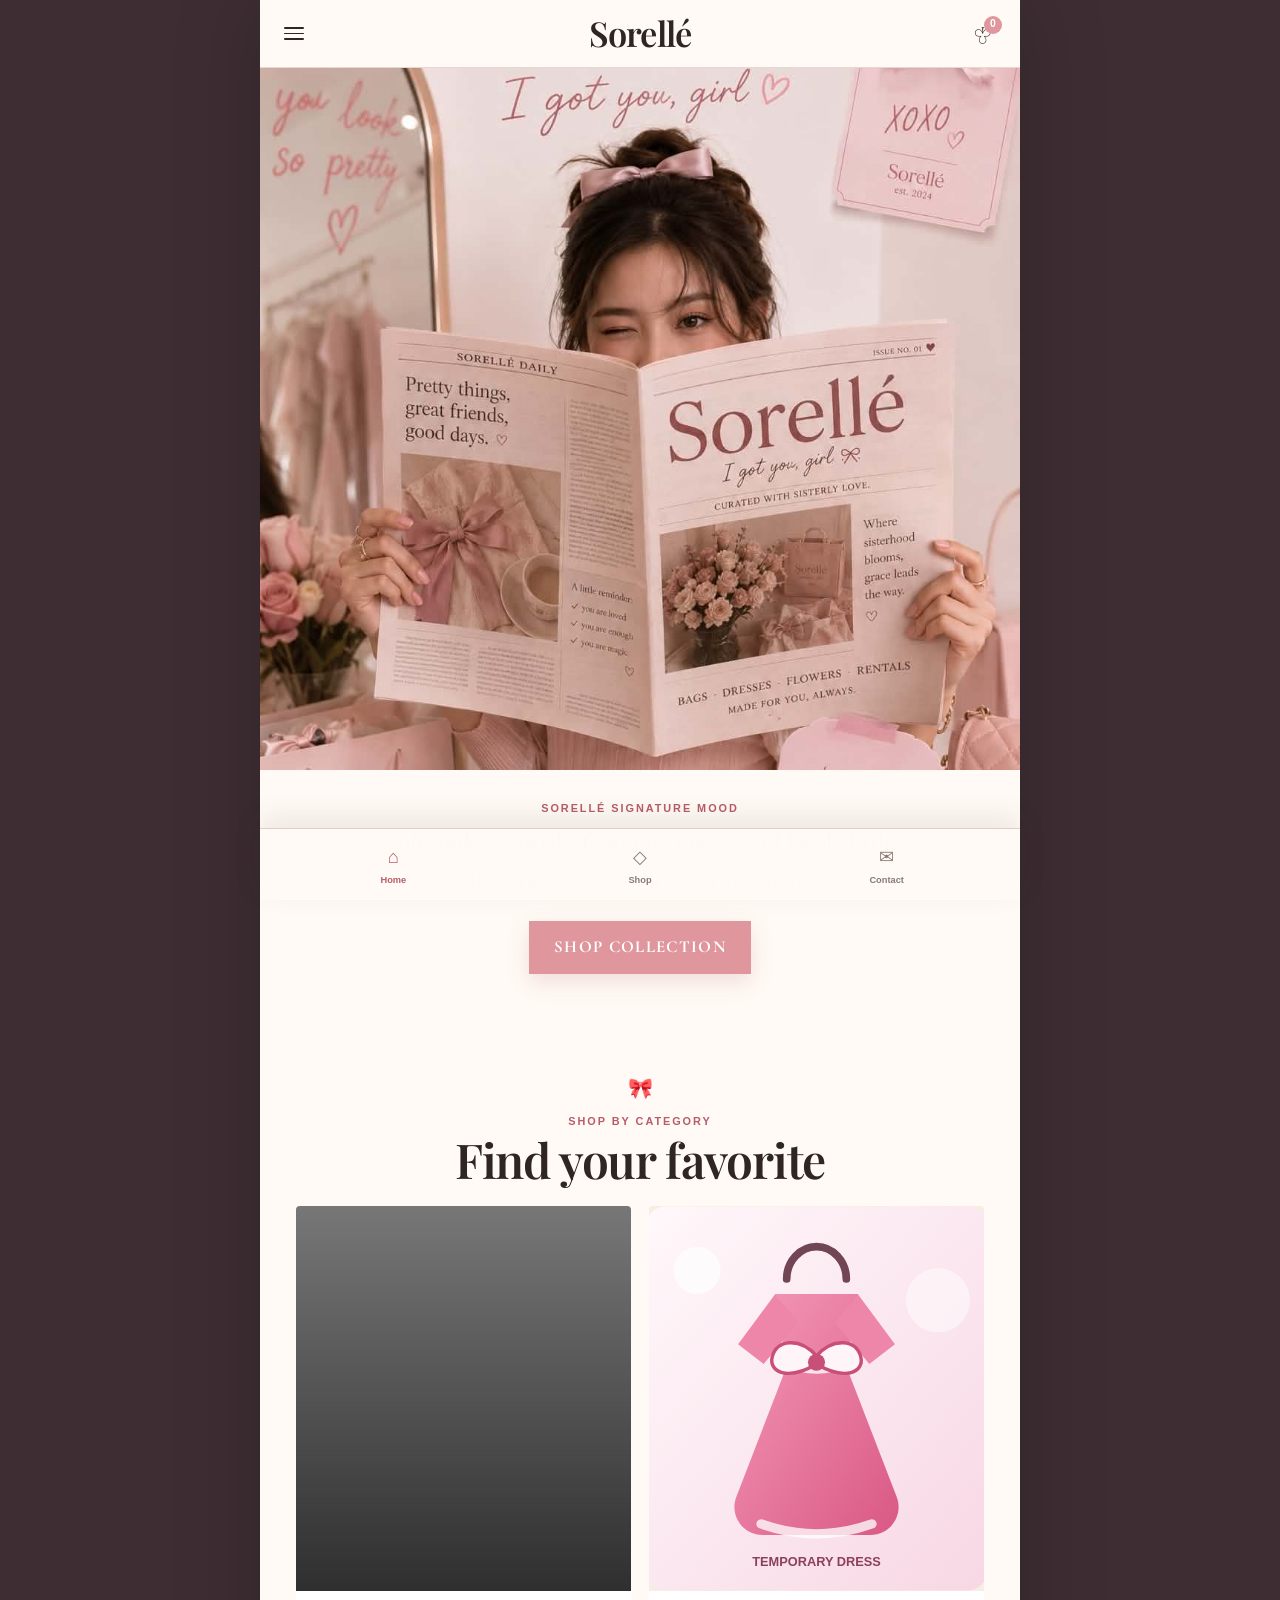
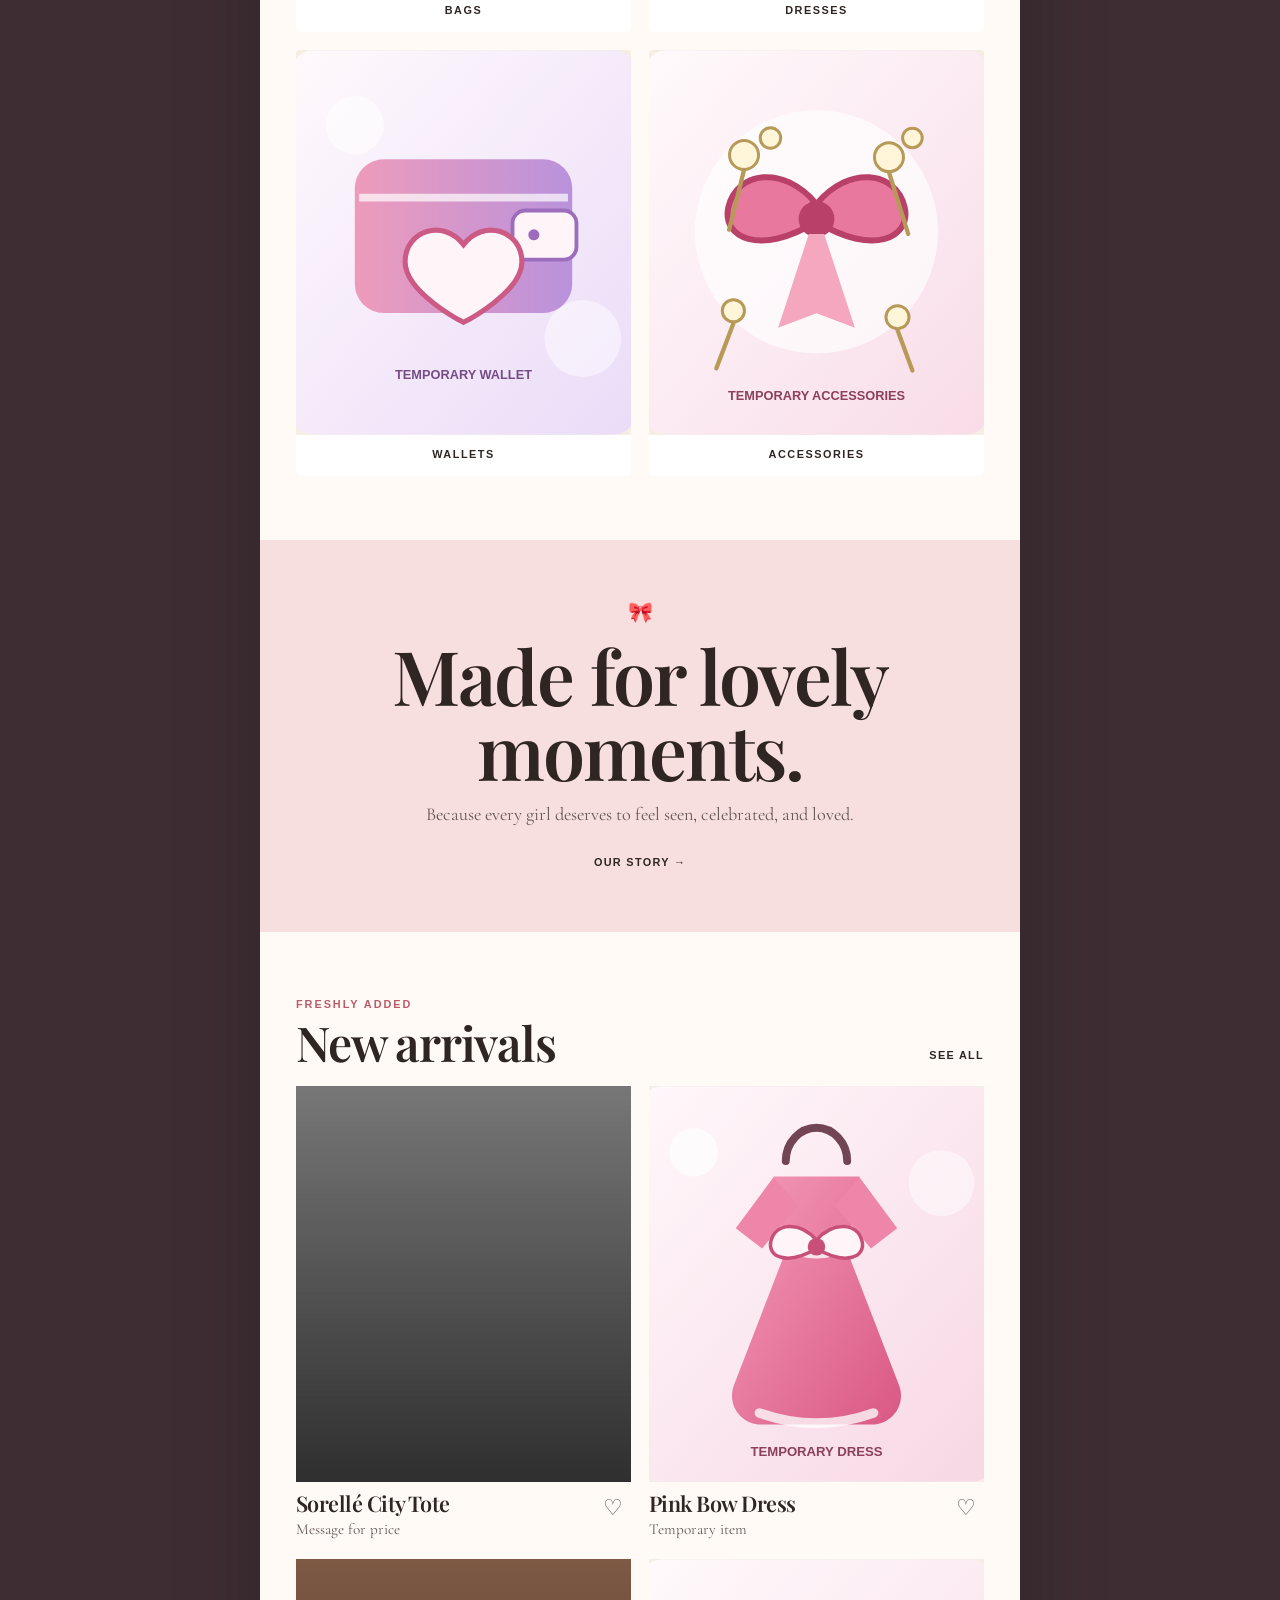
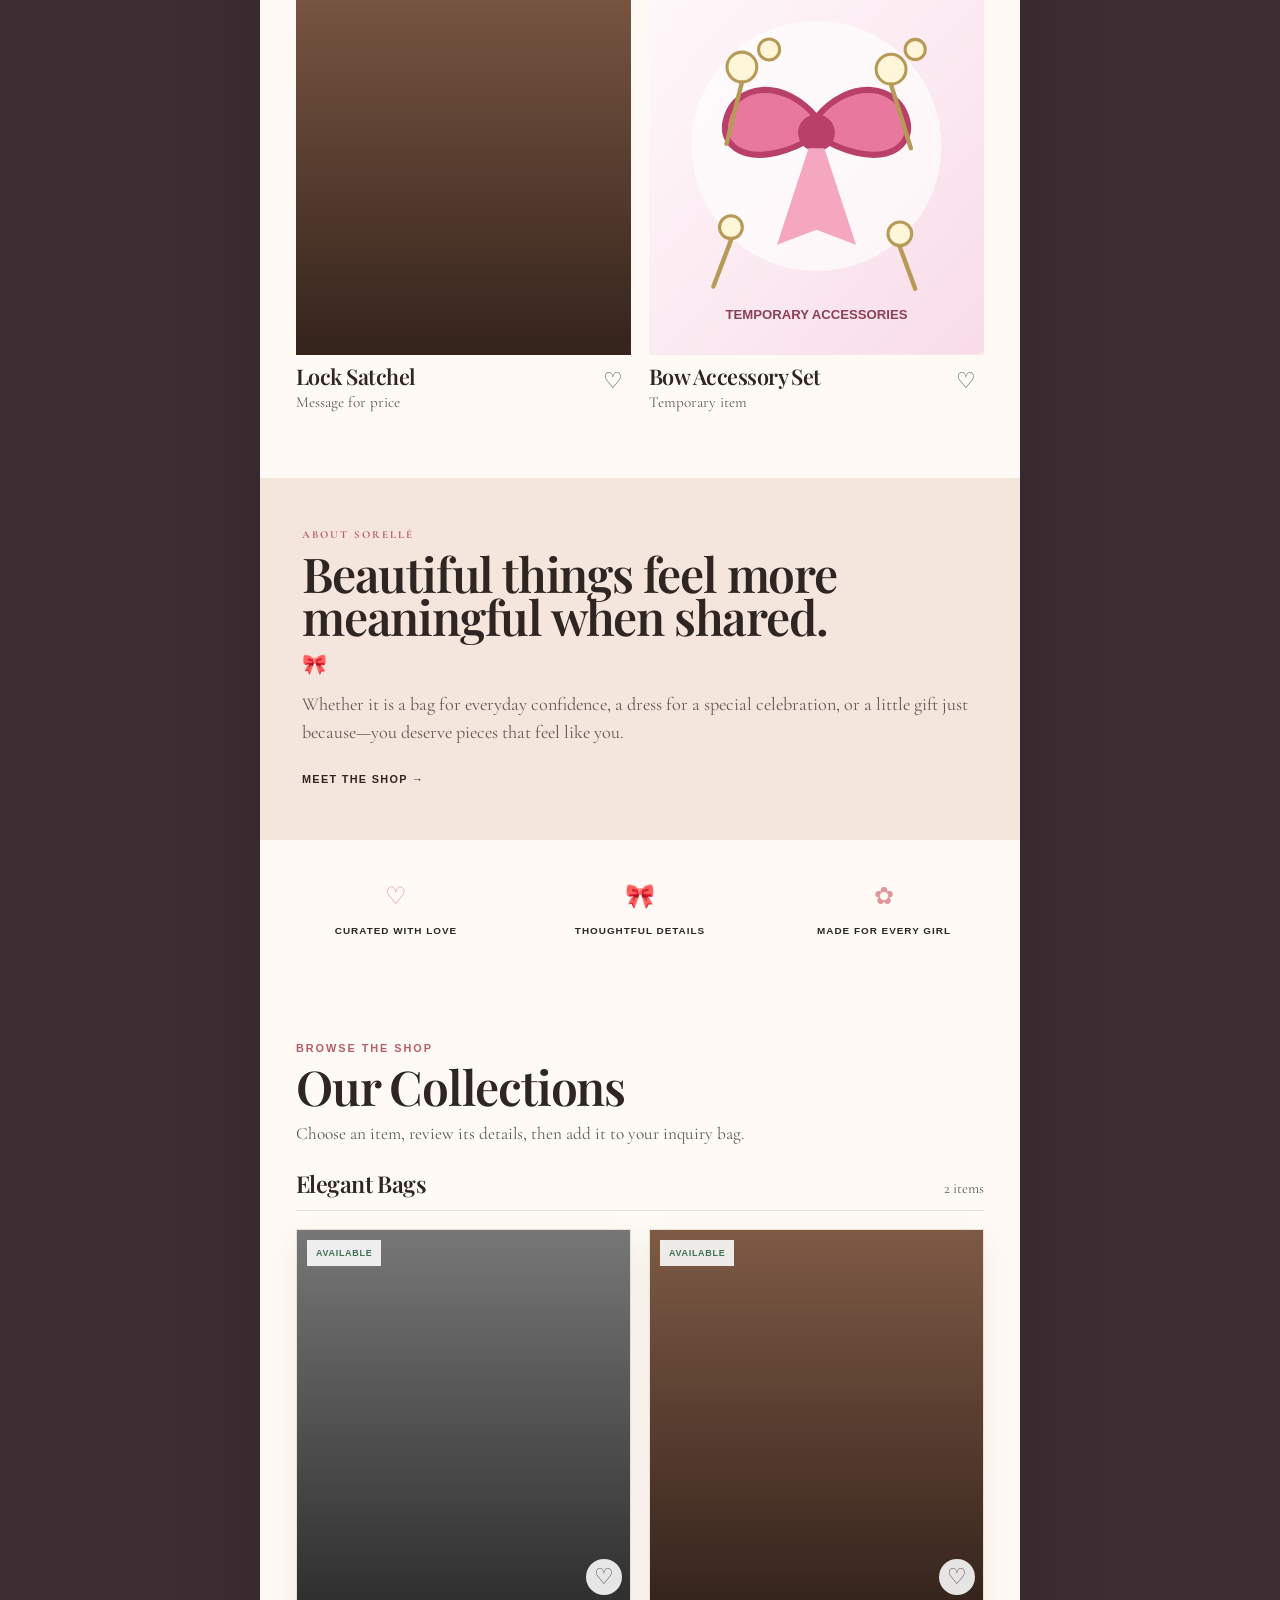
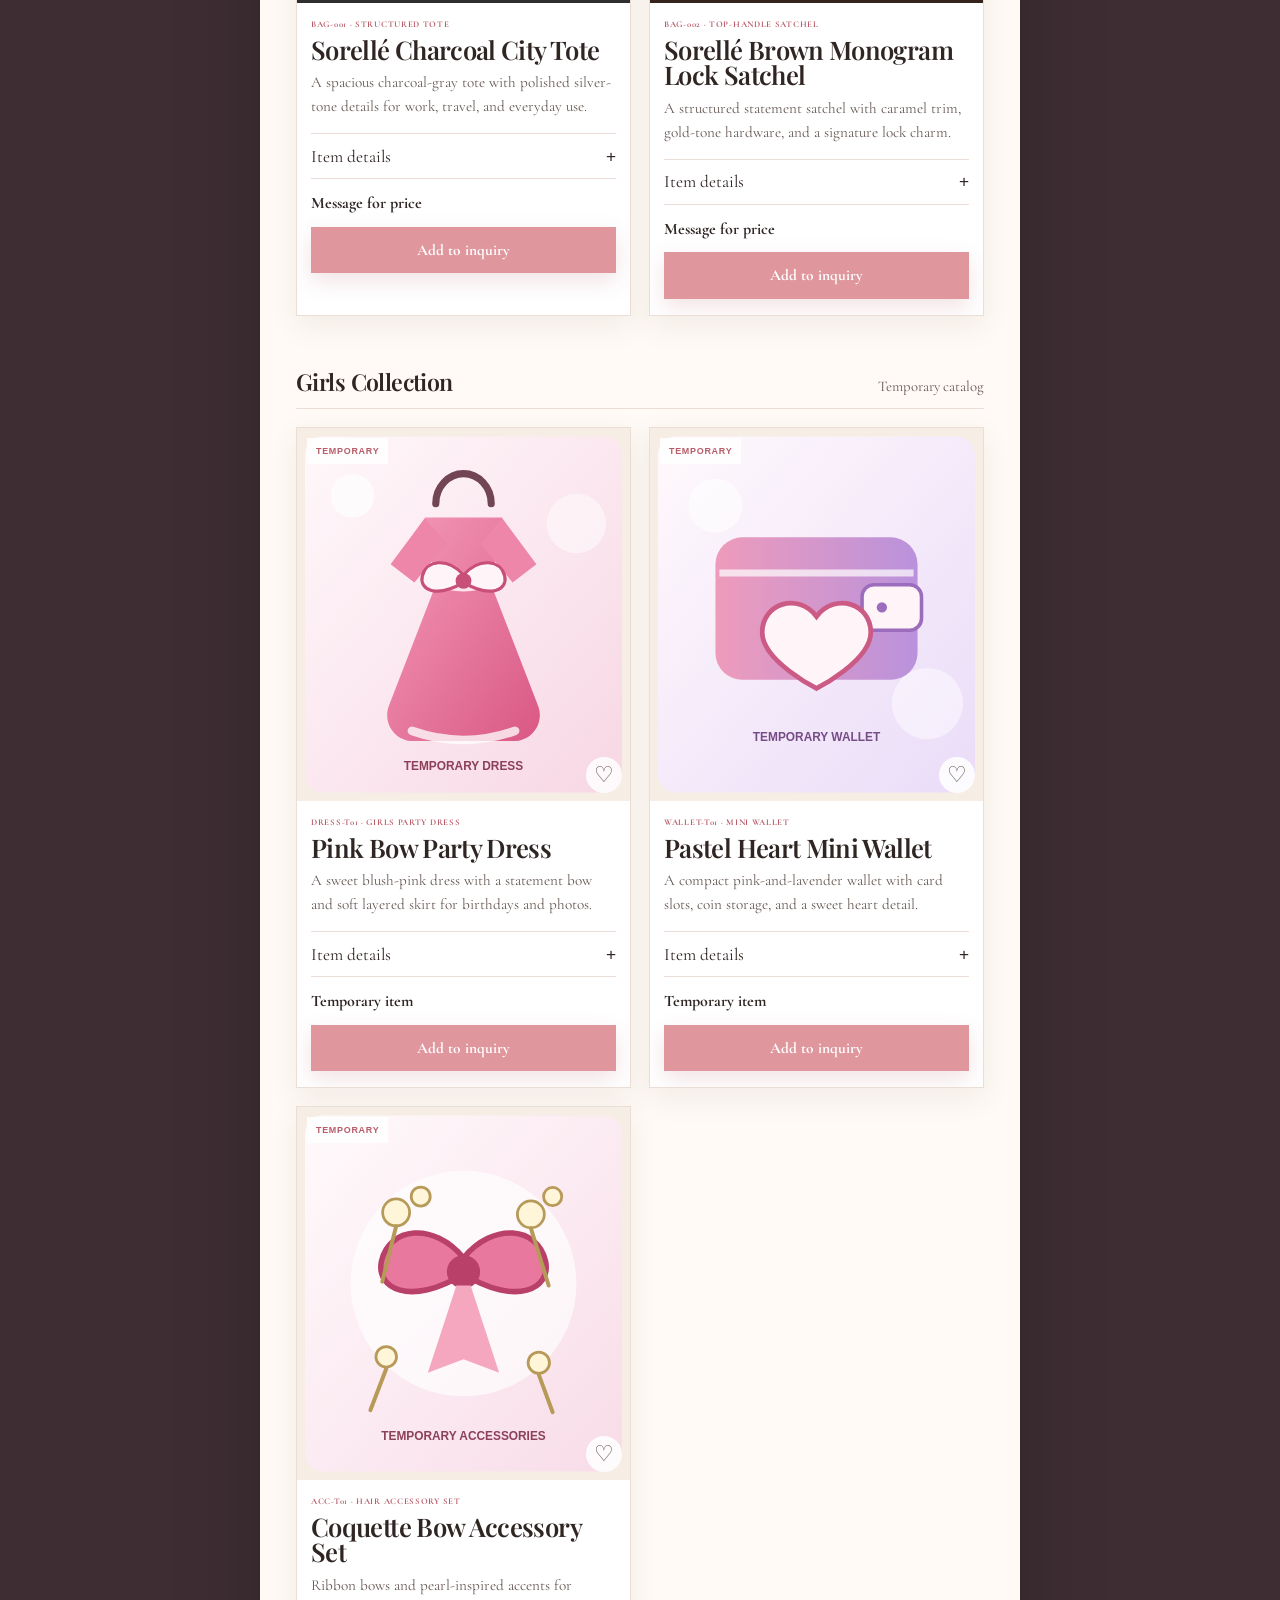
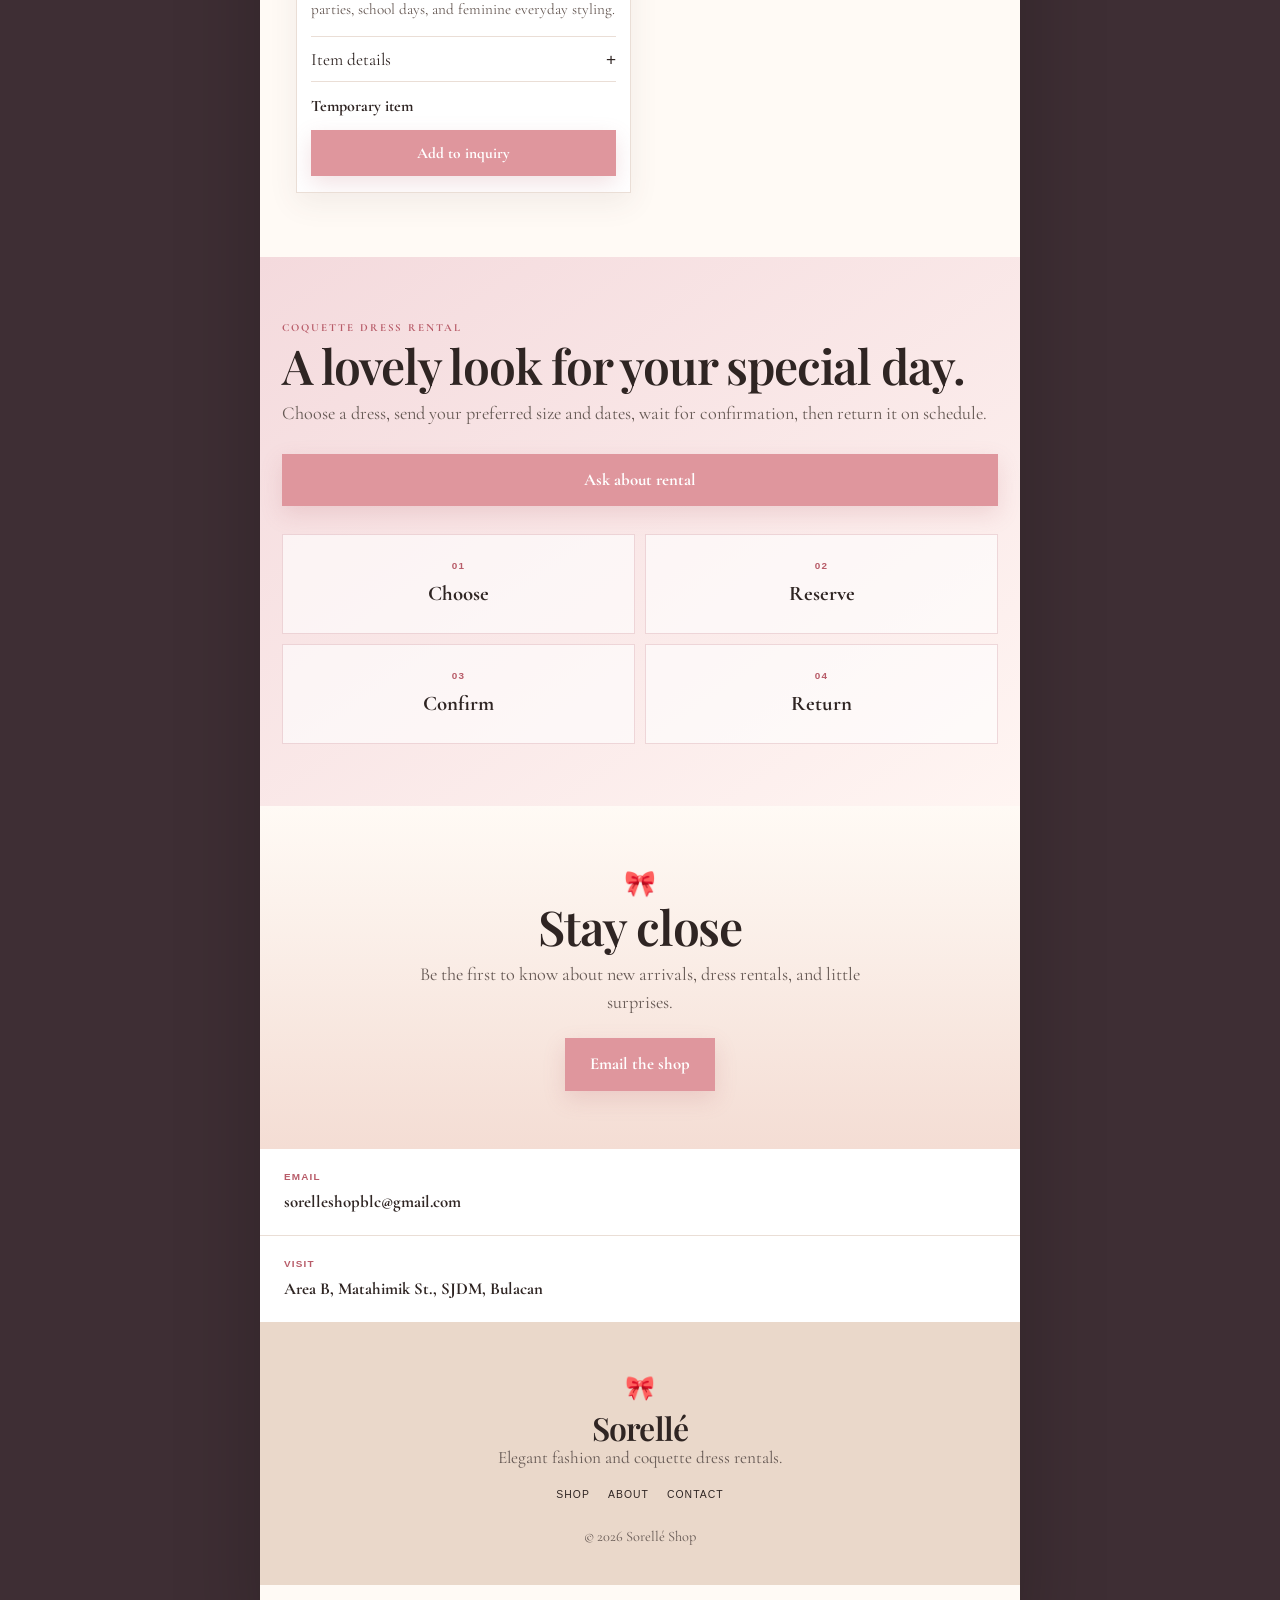
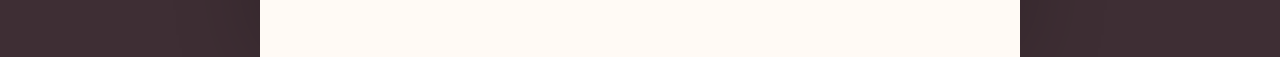
<file: index.html>
<!doctype html>
<html lang="en">
<head>
  <meta charset="utf-8">
  <meta name="viewport" content="width=device-width, initial-scale=1, viewport-fit=cover">
  <meta name="theme-color" content="#fff8f4">
  <meta name="description" content="Sorellé Shop — feminine bags, dresses, wallets, accessories, and coquette dress rentals.">
  <title>Sorellé Shop</title>
  <link rel="preconnect" href="https://fonts.googleapis.com">
  <link rel="preconnect" href="https://fonts.gstatic.com" crossorigin>
  <link href="https://fonts.googleapis.com/css2?family=Cormorant+Garamond:wght@400;500;600&family=Playfair+Display:wght@500;600;700&display=swap" rel="stylesheet">
  <link rel="stylesheet" href="assets/css/styles.css">
</head>
<body>
  <a class="skip-link" href="#main-content">Skip to content</a>

  <div class="site-shell">
    <header class="topbar" aria-label="Main header">
      <button class="icon-button menu-toggle" type="button" aria-expanded="false" aria-controls="menu-drawer" aria-label="Open menu">
        <span class="hamburger" aria-hidden="true"><i></i><i></i><i></i></span>
      </button>

      <a class="brand" href="#home" aria-label="Sorellé Shop home">Sorellé</a>

      <button class="icon-button bag-toggle" type="button" aria-expanded="false" aria-controls="bag-drawer" aria-label="Open inquiry bag">
        <span class="bag-icon" aria-hidden="true">♧</span>
        <span class="bag-count" aria-label="0 items">0</span>
      </button>
    </header>

    <div class="drawer-backdrop" hidden></div>

    <aside id="menu-drawer" class="side-drawer menu-drawer" aria-hidden="true">
      <div class="drawer-heading">
        <span class="drawer-title">Sorellé Menu</span>
        <button class="drawer-close" type="button" aria-label="Close menu">×</button>
      </div>
      <nav class="drawer-links" aria-label="Primary navigation">
        <a href="#home"><span>01</span>Home</a>
        <a href="#shop"><span>02</span>Shop</a>
        <a href="#about"><span>03</span>About</a>
        <a href="#rental"><span>04</span>Dress Rental</a>
        <a href="#contact"><span>05</span>Contact</a>
      </nav>
      <div class="drawer-note">
        <span aria-hidden="true">🎀</span>
        <p>Beautiful little things for every girl.</p>
      </div>
    </aside>

    <aside id="bag-drawer" class="side-drawer bag-drawer" aria-hidden="true">
      <div class="drawer-heading">
        <span class="drawer-title">Your Inquiry Bag</span>
        <button class="drawer-close bag-close" type="button" aria-label="Close inquiry bag">×</button>
      </div>
      <p class="bag-intro">Save the items you like, then send one inquiry to Sorellé Shop.</p>
      <div class="bag-items" aria-live="polite"></div>
      <div class="bag-empty">Your inquiry bag is empty.</div>
      <a class="button button-primary send-inquiry" href="mailto:sorelleshopblc@gmail.com?subject=Sorelle%20Shop%20Inquiry">Send inquiry</a>
      <button class="text-button clear-bag" type="button">Clear inquiry bag</button>
    </aside>

    <main id="main-content">
      <section id="home" class="hero-section">
        <div class="hero-media">
          <img src="assets/images/sorelle-hero-campaign.png" alt="Sorellé campaign photo featuring a girl reading a Sorellé magazine in a soft pink setting" fetchpriority="high">
          <div class="hero-copy hero-copy-no-title">
            <p class="eyebrow">Sorellé signature mood</p>
            <p>Soft pink essentials, feminine pieces, and lovely little details curated for sweet everyday moments.</p>
            <a class="button button-primary hero-button" href="#shop">Shop collection</a>
          </div>
        </div>
      </section>

      <section id="shop" class="section categories-section">
        <div class="section-heading centered-heading">
          <span class="bow-mark" aria-hidden="true">🎀</span>
          <p class="eyebrow">Shop by category</p>
          <h2 class="playfair-title">Find your favorite</h2>
        </div>

        <div class="category-grid">
          <a class="category-card" href="#bags">
            <img src="assets/images/bags/sorelle-charcoal-city-tote.jpg" alt="Elegant bags category" loading="lazy">
            <span>Bags</span>
          </a>
          <a class="category-card" href="#dresses">
            <img src="assets/images/temporary/girls-pink-bow-dress.svg" alt="Girls dresses category" loading="lazy">
            <span>Dresses</span>
          </a>
          <a class="category-card" href="#wallets">
            <img src="assets/images/temporary/girls-heart-wallet.svg" alt="Girls wallets category" loading="lazy">
            <span>Wallets</span>
          </a>
          <a class="category-card" href="#accessories">
            <img src="assets/images/temporary/girls-bow-accessory-set.svg" alt="Girls accessories category" loading="lazy">
            <span>Accessories</span>
          </a>
        </div>
      </section>

      <section class="love-note">
        <span class="bow-mark" aria-hidden="true">🎀</span>
        <h2>Made for lovely moments.</h2>
        <p>Because every girl deserves to feel seen, celebrated, and loved.</p>
        <a href="#about">Our story <span aria-hidden="true">→</span></a>
      </section>

      <section class="section arrivals-section">
        <div class="section-row">
          <div>
            <p class="eyebrow">Freshly added</p>
            <h2 class="playfair-title">New arrivals</h2>
          </div>
          <a href="#all-products">See all</a>
        </div>

        <div class="mini-product-grid">
          <article class="mini-product-card">
            <a href="#bag-001" class="mini-product-image">
              <img src="assets/images/bags/sorelle-charcoal-city-tote.jpg" alt="Sorellé Charcoal City Tote" loading="lazy">
            </a>
            <div class="mini-product-meta">
              <h3>Sorellé City Tote</h3>
              <p>Message for price</p>
              <button class="heart-button add-to-bag" type="button" data-id="bag-001" data-name="Sorellé Charcoal City Tote" data-image="assets/images/bags/sorelle-charcoal-city-tote.jpg" aria-label="Add Sorellé Charcoal City Tote to inquiry bag">♡</button>
            </div>
          </article>

          <article class="mini-product-card">
            <a href="#dresses" class="mini-product-image">
              <img src="assets/images/temporary/girls-pink-bow-dress.svg" alt="Pink Bow Party Dress" loading="lazy">
            </a>
            <div class="mini-product-meta">
              <h3>Pink Bow Dress</h3>
              <p>Temporary item</p>
              <button class="heart-button add-to-bag" type="button" data-id="dress-001" data-name="Pink Bow Party Dress" data-image="assets/images/temporary/girls-pink-bow-dress.svg" aria-label="Add Pink Bow Party Dress to inquiry bag">♡</button>
            </div>
          </article>

          <article class="mini-product-card">
            <a href="#bag-002" class="mini-product-image">
              <img src="assets/images/bags/sorelle-brown-monogram-lock-satchel.jpg" alt="Sorellé Brown Monogram Lock Satchel" loading="lazy">
            </a>
            <div class="mini-product-meta">
              <h3>Lock Satchel</h3>
              <p>Message for price</p>
              <button class="heart-button add-to-bag" type="button" data-id="bag-002" data-name="Sorellé Brown Monogram Lock Satchel" data-image="assets/images/bags/sorelle-brown-monogram-lock-satchel.jpg" aria-label="Add Sorellé Brown Monogram Lock Satchel to inquiry bag">♡</button>
            </div>
          </article>

          <article class="mini-product-card">
            <a href="#accessories" class="mini-product-image">
              <img src="assets/images/temporary/girls-bow-accessory-set.svg" alt="Coquette Bow Accessory Set" loading="lazy">
            </a>
            <div class="mini-product-meta">
              <h3>Bow Accessory Set</h3>
              <p>Temporary item</p>
              <button class="heart-button add-to-bag" type="button" data-id="accessory-001" data-name="Coquette Bow Accessory Set" data-image="assets/images/temporary/girls-bow-accessory-set.svg" aria-label="Add Coquette Bow Accessory Set to inquiry bag">♡</button>
            </div>
          </article>
        </div>
      </section>

      <section id="about" class="about-section">
        <div class="about-image">
          <img src="assets/images/coquette-dress-reference.png" alt="Girl wearing a white coquette dress with red ribbon details" loading="lazy">
        </div>
        <div class="about-copy">
          <p class="eyebrow">About Sorellé</p>
          <h2>Beautiful things feel more meaningful when shared.</h2>
          <span class="bow-mark" aria-hidden="true">🎀</span>
          <p>Whether it is a bag for everyday confidence, a dress for a special celebration, or a little gift just because—you deserve pieces that feel like you.</p>
          <a href="#contact">Meet the shop <span aria-hidden="true">→</span></a>
        </div>
        <div class="about-values">
          <div><span>♡</span><strong>Curated with love</strong></div>
          <div><span>🎀</span><strong>Thoughtful details</strong></div>
          <div><span>✿</span><strong>Made for every girl</strong></div>
        </div>
      </section>

      <section id="all-products" class="section products-section">
        <div class="section-heading">
          <p class="eyebrow">Browse the shop</p>
          <h2 class="playfair-title">Our Collections</h2>
          <p>Choose an item, review its details, then add it to your inquiry bag.</p>
        </div>

        <div id="bags" class="collection-block">
          <div class="collection-block-heading">
            <h3 class="playfair-title">Elegant Bags</h3>
            <span>2 items</span>
          </div>
          <div class="product-grid">
            <article id="bag-001" class="product-card">
              <div class="product-image-wrap">
                <img src="assets/images/bags/sorelle-charcoal-city-tote.jpg" alt="Charcoal gray structured city tote" loading="lazy">
                <span class="status-badge">Available</span>
                <button class="heart-button add-to-bag" type="button" data-id="bag-001" data-name="Sorellé Charcoal City Tote" data-image="assets/images/bags/sorelle-charcoal-city-tote.jpg" aria-label="Add Sorellé Charcoal City Tote to inquiry bag">♡</button>
              </div>
              <div class="product-copy">
                <p class="product-code">BAG-001 · Structured Tote</p>
                <h4>Sorellé Charcoal City Tote</h4>
                <p>A spacious charcoal-gray tote with polished silver-tone details for work, travel, and everyday use.</p>
                <details>
                  <summary>Item details <span>+</span></summary>
                  <dl>
                    <div><dt>Color</dt><dd>Charcoal gray</dd></div>
                    <div><dt>Style</dt><dd>Large shoulder tote</dd></div>
                    <div><dt>Finish</dt><dd>Textured leather-look</dd></div>
                  </dl>
                </details>
                <div class="product-actions">
                  <strong>Message for price</strong>
                  <button class="button button-primary add-to-bag" type="button" data-id="bag-001" data-name="Sorellé Charcoal City Tote" data-image="assets/images/bags/sorelle-charcoal-city-tote.jpg">Add to inquiry</button>
                </div>
              </div>
            </article>

            <article id="bag-002" class="product-card">
              <div class="product-image-wrap">
                <img src="assets/images/bags/sorelle-brown-monogram-lock-satchel.jpg" alt="Brown monogram lock satchel" loading="lazy">
                <span class="status-badge">Available</span>
                <button class="heart-button add-to-bag" type="button" data-id="bag-002" data-name="Sorellé Brown Monogram Lock Satchel" data-image="assets/images/bags/sorelle-brown-monogram-lock-satchel.jpg" aria-label="Add Sorellé Brown Monogram Lock Satchel to inquiry bag">♡</button>
              </div>
              <div class="product-copy">
                <p class="product-code">BAG-002 · Top-Handle Satchel</p>
                <h4>Sorellé Brown Monogram Lock Satchel</h4>
                <p>A structured statement satchel with caramel trim, gold-tone hardware, and a signature lock charm.</p>
                <details>
                  <summary>Item details <span>+</span></summary>
                  <dl>
                    <div><dt>Color</dt><dd>Dark brown and caramel</dd></div>
                    <div><dt>Style</dt><dd>Structured top-handle</dd></div>
                    <div><dt>Best for</dt><dd>Office and events</dd></div>
                  </dl>
                </details>
                <div class="product-actions">
                  <strong>Message for price</strong>
                  <button class="button button-primary add-to-bag" type="button" data-id="bag-002" data-name="Sorellé Brown Monogram Lock Satchel" data-image="assets/images/bags/sorelle-brown-monogram-lock-satchel.jpg">Add to inquiry</button>
                </div>
              </div>
            </article>
          </div>
        </div>

        <div class="collection-block girls-block">
          <div class="collection-block-heading">
            <h3 class="playfair-title">Girls Collection</h3>
            <span>Temporary catalog</span>
          </div>
          <div class="product-grid">
            <article id="dresses" class="product-card">
              <div class="product-image-wrap pale-image">
                <img src="assets/images/temporary/girls-pink-bow-dress.svg" alt="Temporary pink bow party dress" loading="lazy">
                <span class="status-badge temporary">Temporary</span>
                <button class="heart-button add-to-bag" type="button" data-id="dress-001" data-name="Pink Bow Party Dress" data-image="assets/images/temporary/girls-pink-bow-dress.svg" aria-label="Add Pink Bow Party Dress to inquiry bag">♡</button>
              </div>
              <div class="product-copy">
                <p class="product-code">DRESS-T01 · Girls Party Dress</p>
                <h4>Pink Bow Party Dress</h4>
                <p>A sweet blush-pink dress with a statement bow and soft layered skirt for birthdays and photos.</p>
                <details>
                  <summary>Item details <span>+</span></summary>
                  <dl>
                    <div><dt>Color</dt><dd>Blush pink</dd></div>
                    <div><dt>Style</dt><dd>Party dress</dd></div>
                    <div><dt>Status</dt><dd>Temporary sample</dd></div>
                  </dl>
                </details>
                <div class="product-actions">
                  <strong>Temporary item</strong>
                  <button class="button button-primary add-to-bag" type="button" data-id="dress-001" data-name="Pink Bow Party Dress" data-image="assets/images/temporary/girls-pink-bow-dress.svg">Add to inquiry</button>
                </div>
              </div>
            </article>

            <article id="wallets" class="product-card">
              <div class="product-image-wrap pale-image">
                <img src="assets/images/temporary/girls-heart-wallet.svg" alt="Temporary pastel heart mini wallet" loading="lazy">
                <span class="status-badge temporary">Temporary</span>
                <button class="heart-button add-to-bag" type="button" data-id="wallet-001" data-name="Pastel Heart Mini Wallet" data-image="assets/images/temporary/girls-heart-wallet.svg" aria-label="Add Pastel Heart Mini Wallet to inquiry bag">♡</button>
              </div>
              <div class="product-copy">
                <p class="product-code">WALLET-T01 · Mini Wallet</p>
                <h4>Pastel Heart Mini Wallet</h4>
                <p>A compact pink-and-lavender wallet with card slots, coin storage, and a sweet heart detail.</p>
                <details>
                  <summary>Item details <span>+</span></summary>
                  <dl>
                    <div><dt>Color</dt><dd>Pink and lavender</dd></div>
                    <div><dt>Style</dt><dd>Compact zip wallet</dd></div>
                    <div><dt>Status</dt><dd>Temporary sample</dd></div>
                  </dl>
                </details>
                <div class="product-actions">
                  <strong>Temporary item</strong>
                  <button class="button button-primary add-to-bag" type="button" data-id="wallet-001" data-name="Pastel Heart Mini Wallet" data-image="assets/images/temporary/girls-heart-wallet.svg">Add to inquiry</button>
                </div>
              </div>
            </article>

            <article id="accessories" class="product-card">
              <div class="product-image-wrap pale-image">
                <img src="assets/images/temporary/girls-bow-accessory-set.svg" alt="Temporary coquette bow accessory set" loading="lazy">
                <span class="status-badge temporary">Temporary</span>
                <button class="heart-button add-to-bag" type="button" data-id="accessory-001" data-name="Coquette Bow Accessory Set" data-image="assets/images/temporary/girls-bow-accessory-set.svg" aria-label="Add Coquette Bow Accessory Set to inquiry bag">♡</button>
              </div>
              <div class="product-copy">
                <p class="product-code">ACC-T01 · Hair Accessory Set</p>
                <h4>Coquette Bow Accessory Set</h4>
                <p>Ribbon bows and pearl-inspired accents for parties, school days, and feminine everyday styling.</p>
                <details>
                  <summary>Item details <span>+</span></summary>
                  <dl>
                    <div><dt>Colors</dt><dd>Pink, cream, pearl</dd></div>
                    <div><dt>Includes</dt><dd>Bow clips and hair pins</dd></div>
                    <div><dt>Status</dt><dd>Temporary sample</dd></div>
                  </dl>
                </details>
                <div class="product-actions">
                  <strong>Temporary item</strong>
                  <button class="button button-primary add-to-bag" type="button" data-id="accessory-001" data-name="Coquette Bow Accessory Set" data-image="assets/images/temporary/girls-bow-accessory-set.svg">Add to inquiry</button>
                </div>
              </div>
            </article>
          </div>
        </div>
      </section>

      <section id="rental" class="rental-section">
        <div class="rental-copy">
          <p class="eyebrow">Coquette dress rental</p>
          <h2>A lovely look for your special day.</h2>
          <p>Choose a dress, send your preferred size and dates, wait for confirmation, then return it on schedule.</p>
          <a class="button button-primary" href="mailto:sorelleshopblc@gmail.com?subject=Coquette%20Dress%20Rental%20Inquiry">Ask about rental</a>
        </div>
        <ol class="rental-steps">
          <li><span>01</span><strong>Choose</strong></li>
          <li><span>02</span><strong>Reserve</strong></li>
          <li><span>03</span><strong>Confirm</strong></li>
          <li><span>04</span><strong>Return</strong></li>
        </ol>
      </section>

      <section id="contact" class="contact-section">
        <div class="contact-art">
          <span aria-hidden="true">🎀</span>
          <h2>Stay close</h2>
          <p>Be the first to know about new arrivals, dress rentals, and little surprises.</p>
          <a class="button button-primary" href="mailto:sorelleshopblc@gmail.com?subject=Subscribe%20to%20Sorelle%20Shop%20Updates">Email the shop</a>
        </div>
        <div class="contact-details">
          <a href="mailto:sorelleshopblc@gmail.com"><small>Email</small><strong>sorelleshopblc@gmail.com</strong></a>
          <a href="https://www.google.com/maps/search/?api=1&amp;query=V345%2B2PP%2C%20Matahimik%20St%2C%20SJDM%2C%20Bulacan" target="_blank" rel="noopener noreferrer"><small>Visit</small><strong>Area B, Matahimik St., SJDM, Bulacan</strong></a>
        </div>
      </section>
    </main>

    <footer class="site-footer">
      <div class="footer-bow" aria-hidden="true">🎀</div>
      <div class="footer-brand">Sorellé</div>
      <p>Elegant fashion and coquette dress rentals.</p>
      <nav aria-label="Footer links">
        <a href="#shop">Shop</a>
        <a href="#about">About</a>
        <a href="#contact">Contact</a>
      </nav>
      <small>© <span id="current-year"></span> Sorellé Shop</small>
    </footer>

    <nav class="bottom-nav" aria-label="Quick navigation">
      <a class="active" href="#home" data-section="home"><span aria-hidden="true">⌂</span><small>Home</small></a>
      <a href="#shop" data-section="shop"><span aria-hidden="true">◇</span><small>Shop</small></a>
      <a href="#contact" data-section="contact"><span aria-hidden="true">✉</span><small>Contact</small></a>
    </nav>
  </div>

  <script src="assets/js/main.js"></script>
</body>
</html>
</file>
<file: assets/css/styles.css>
:root {
  --ink: #2f2523;
  --ink-soft: #665954;
  --cream: #fffaf5;
  --cream-deep: #f6ede5;
  --blush: #f8dfdf;
  --rose: #df969d;
  --rose-deep: #b85c69;
  --peach: #efd2c4;
  --line: #eaded6;
  --white: #ffffff;
  --shadow: 0 16px 44px rgba(94, 67, 63, 0.12);
  --shadow-soft: 0 10px 28px rgba(94, 67, 63, 0.08);
  --display: "Playfair Display", Georgia, serif;
  --body: "Cormorant Garamond", Georgia, serif;
  --header-height: 68px;
  --bottom-nav-height: 72px;
}

* {
  box-sizing: border-box;
}

html {
  scroll-behavior: smooth;
  scroll-padding-top: calc(var(--header-height) + 14px);
}

body {
  margin: 0;
  background: #3e2e34;
  color: var(--ink);
  font-family: var(--body);
  font-size: 1.05rem;
  line-height: 1.5;
  -webkit-font-smoothing: antialiased;
}

body.drawer-open {
  overflow: hidden;
}

button,
a,
input,
summary {
  font: inherit;
  -webkit-tap-highlight-color: transparent;
}

button {
  color: inherit;
}

img {
  display: block;
  width: 100%;
  max-width: 100%;
}

h1,
h2,
h3,
h4,
p {
  margin-top: 0;
}

h1,
h2,
h3,
h4,
.brand,
.drawer-title,
.footer-brand {
  font-family: var(--display);
  font-weight: 400;
}

a {
  color: inherit;
}

.skip-link {
  position: fixed;
  top: 8px;
  left: 8px;
  z-index: 9999;
  padding: 8px 12px;
  border-radius: 8px;
  background: var(--ink);
  color: var(--white);
  transform: translateY(-150%);
}

.skip-link:focus {
  transform: translateY(0);
}

.site-shell {
  position: relative;
  width: min(100%, 760px);
  min-height: 100vh;
  margin: 0 auto;
  padding-bottom: calc(var(--bottom-nav-height) + env(safe-area-inset-bottom));
  overflow: hidden;
  background: var(--cream);
  box-shadow: 0 0 80px rgba(0, 0, 0, 0.22);
}

.topbar {
  position: sticky;
  top: 0;
  z-index: 900;
  height: var(--header-height);
  display: grid;
  grid-template-columns: 48px 1fr 48px;
  align-items: center;
  padding: 8px 12px;
  border-bottom: 1px solid rgba(225, 207, 197, 0.78);
  background: rgba(255, 250, 245, 0.94);
  backdrop-filter: blur(18px);
}

.brand {
  justify-self: center;
  color: var(--ink);
  font-size: clamp(2.25rem, 9vw, 3rem);
  line-height: 1;
  text-decoration: none;
}

.icon-button,
.drawer-close,
.heart-button {
  border: 0;
  background: transparent;
  cursor: pointer;
}

.icon-button {
  position: relative;
  width: 44px;
  height: 44px;
  display: grid;
  place-items: center;
  border-radius: 50%;
}

.icon-button:active,
.heart-button:active,
.drawer-close:active {
  transform: scale(0.94);
}

.hamburger {
  width: 20px;
  display: grid;
  gap: 4px;
}

.hamburger i {
  width: 100%;
  height: 1.5px;
  border-radius: 999px;
  background: var(--ink);
}

.bag-icon {
  font-size: 1.45rem;
  transform: rotate(180deg);
}

.bag-count {
  position: absolute;
  top: 4px;
  right: 2px;
  min-width: 18px;
  height: 18px;
  display: grid;
  place-items: center;
  padding: 0 5px;
  border-radius: 999px;
  background: var(--rose);
  color: var(--white);
  font-family: Arial, sans-serif;
  font-size: 0.65rem;
  font-weight: 700;
}

.drawer-backdrop {
  position: fixed;
  inset: 0;
  z-index: 1040;
  background: rgba(47, 37, 35, 0.42);
  backdrop-filter: blur(3px);
}

.side-drawer {
  position: fixed;
  top: 0;
  bottom: 0;
  z-index: 1050;
  width: min(88vw, 390px);
  padding: max(20px, env(safe-area-inset-top)) 22px calc(22px + env(safe-area-inset-bottom));
  overflow-y: auto;
  background: var(--cream);
  visibility: hidden;
  transition: transform 0.28s ease, visibility 0.28s ease;
}

.menu-drawer {
  left: 0;
  transform: translateX(-105%);
  box-shadow: 24px 0 60px rgba(59, 42, 39, 0.22);
}

.bag-drawer {
  right: 0;
  transform: translateX(105%);
  box-shadow: -24px 0 60px rgba(59, 42, 39, 0.22);
}

.side-drawer.is-open {
  transform: translateX(0);
  visibility: visible;
}

.drawer-heading {
  display: flex;
  align-items: center;
  justify-content: space-between;
  gap: 16px;
  padding-bottom: 18px;
  border-bottom: 1px solid var(--line);
}

.drawer-title {
  font-size: 2.2rem;
  line-height: 1;
}

.drawer-close {
  width: 42px;
  height: 42px;
  display: grid;
  place-items: center;
  border: 1px solid var(--line);
  border-radius: 50%;
  background: var(--white);
  font-family: Arial, sans-serif;
  font-size: 1.6rem;
}

.drawer-links {
  display: grid;
  margin-top: 18px;
}

.drawer-links a {
  min-height: 58px;
  display: flex;
  align-items: center;
  gap: 16px;
  border-bottom: 1px solid var(--line);
  font-size: 1.45rem;
  text-decoration: none;
}

.drawer-links a span {
  color: var(--rose-deep);
  font-family: Arial, sans-serif;
  font-size: 0.68rem;
  font-weight: 700;
}

.drawer-note {
  display: grid;
  place-items: center;
  margin-top: 28px;
  padding: 22px;
  border-radius: 20px;
  background: var(--blush);
  text-align: center;
}

.drawer-note span {
  font-size: 1.5rem;
}

.drawer-note p {
  margin: 8px 0 0;
  font-size: 1.2rem;
}

.bag-intro {
  margin: 18px 0;
  color: var(--ink-soft);
}

.bag-items {
  display: grid;
  gap: 12px;
}

.bag-item {
  display: grid;
  grid-template-columns: 74px minmax(0, 1fr) 34px;
  align-items: center;
  gap: 12px;
  padding: 10px;
  border: 1px solid var(--line);
  border-radius: 16px;
  background: var(--white);
}

.bag-item img {
  width: 74px;
  height: 82px;
  border-radius: 12px;
  object-fit: cover;
  background: var(--cream-deep);
}

.bag-item strong {
  display: block;
  font-size: 1.05rem;
}

.bag-item small {
  color: var(--rose-deep);
}

.remove-item {
  width: 32px;
  height: 32px;
  border: 0;
  border-radius: 50%;
  background: var(--blush);
  cursor: pointer;
}

.bag-empty {
  padding: 28px 10px;
  color: var(--ink-soft);
  text-align: center;
}

.send-inquiry {
  margin-top: 18px;
}

.text-button {
  width: 100%;
  margin-top: 12px;
  padding: 10px;
  border: 0;
  background: transparent;
  color: var(--rose-deep);
  cursor: pointer;
}

.hero-section {
  background: var(--cream);
}

.hero-media {
  position: relative;
  min-height: 690px;
  overflow: hidden;
}

.hero-media > img {
  width: 100%;
  height: 690px;
  object-fit: cover;
  object-position: center top;
  filter: none;
  transform: none;
}

.hero-overlay {
  position: absolute;
  inset: 0;
  background: transparent;
}

.hero-copy {
  position: absolute;
  right: 24px;
  bottom: 38px;
  left: 24px;
  text-align: center;
}

.eyebrow {
  margin-bottom: 8px;
  color: var(--rose-deep);
  font-family: Arial, sans-serif;
  font-size: 0.68rem;
  font-weight: 700;
  letter-spacing: 0.18em;
  text-transform: uppercase;
}

.hero-copy h1 {
  margin-bottom: 14px;
  font-size: clamp(5.2rem, 22vw, 8.6rem);
  line-height: 0.72;
}

.hero-copy p:not(.eyebrow) {
  max-width: 480px;
  margin: 0 auto 24px;
  color: var(--ink-soft);
  font-size: 1.2rem;
}

.button {
  min-height: 50px;
  display: inline-flex;
  align-items: center;
  justify-content: center;
  padding: 12px 24px;
  border: 1px solid transparent;
  border-radius: 0;
  font-size: 1.05rem;
  font-weight: 700;
  text-align: center;
  text-decoration: none;
  cursor: pointer;
}

.button-primary {
  background: var(--rose);
  color: var(--white);
  box-shadow: 0 8px 22px rgba(184, 92, 105, 0.18);
}

.button-primary:active {
  transform: translateY(1px);
}

.hero-button {
  min-width: 210px;
  text-transform: uppercase;
  letter-spacing: 0.08em;
}

.section {
  padding: 64px 22px;
}

.section-heading {
  margin-bottom: 24px;
}

.section-heading h2,
.section-row h2,
.love-note h2,
.about-copy h2,
.rental-copy h2,
.contact-art h2 {
  margin-bottom: 12px;
  font-size: clamp(3.7rem, 17vw, 6rem);
  line-height: 0.78;
}

.section-heading > p:last-child {
  max-width: 530px;
  margin-bottom: 0;
  color: var(--ink-soft);
}

.centered-heading {
  text-align: center;
}

.bow-mark {
  display: inline-block;
  margin-bottom: 8px;
  font-size: 1.25rem;
}

.categories-section {
  background: var(--cream);
}

.category-grid {
  display: grid;
  grid-template-columns: repeat(2, minmax(0, 1fr));
  gap: 12px;
}

.category-card {
  position: relative;
  min-width: 0;
  overflow: hidden;
  border-radius: 4px;
  background: var(--cream-deep);
  color: var(--ink);
  text-decoration: none;
}

.category-card img {
  width: 100%;
  aspect-ratio: 1 / 1.15;
  object-fit: cover;
  background: var(--cream-deep);
  transition: transform 0.35s ease;
}

.category-card:hover img,
.category-card:focus-visible img {
  transform: scale(1.03);
}

.category-card span {
  display: block;
  padding: 11px 8px 13px;
  background: var(--white);
  font-family: Arial, sans-serif;
  font-size: 0.68rem;
  font-weight: 700;
  letter-spacing: 0.14em;
  text-align: center;
  text-transform: uppercase;
}

.love-note {
  padding: 58px 26px;
  background: var(--blush);
  text-align: center;
}

.love-note p {
  max-width: 430px;
  margin: 0 auto 18px;
  color: var(--ink-soft);
  font-size: 1.2rem;
}

.love-note a,
.about-copy a,
.section-row > a {
  color: var(--ink);
  font-family: Arial, sans-serif;
  font-size: 0.68rem;
  font-weight: 700;
  letter-spacing: 0.12em;
  text-decoration: none;
  text-transform: uppercase;
}

.arrivals-section {
  background: var(--cream);
}

.section-row {
  display: flex;
  align-items: flex-end;
  justify-content: space-between;
  gap: 20px;
  margin-bottom: 22px;
}

.section-row h2 {
  margin-bottom: 0;
}

.mini-product-grid {
  display: grid;
  grid-template-columns: repeat(2, minmax(0, 1fr));
  gap: 20px 12px;
}

.mini-product-card {
  min-width: 0;
}

.mini-product-image {
  display: block;
  overflow: hidden;
  background: var(--cream-deep);
}

.mini-product-image img {
  aspect-ratio: 1 / 1.18;
  object-fit: cover;
  background: var(--cream-deep);
}

.mini-product-meta {
  position: relative;
  padding: 10px 36px 0 0;
}

.mini-product-meta h3 {
  margin-bottom: 2px;
  font-size: 1.55rem;
  line-height: 1;
}

.mini-product-meta p {
  margin-bottom: 0;
  color: var(--ink-soft);
  font-size: 0.95rem;
}

.heart-button {
  width: 36px;
  height: 36px;
  display: grid;
  place-items: center;
  border-radius: 50%;
  color: var(--ink-soft);
  font-family: Arial, sans-serif;
  font-size: 1.35rem;
}

.mini-product-meta .heart-button {
  position: absolute;
  top: 8px;
  right: 0;
}

.heart-button.added {
  background: var(--blush);
  color: var(--rose-deep);
}

.about-section {
  background: var(--cream);
}

.about-image img {
  width: 100%;
  max-height: 660px;
  object-fit: cover;
  object-position: center 12%;
}

.about-copy {
  padding: 48px 26px;
  background: #f4e6dc;
}

.about-copy p:not(.eyebrow) {
  color: var(--ink-soft);
  font-size: 1.15rem;
}

.about-values {
  display: grid;
  grid-template-columns: repeat(3, minmax(0, 1fr));
  padding: 30px 14px;
  background: var(--cream);
}

.about-values div {
  min-width: 0;
  display: grid;
  justify-items: center;
  gap: 8px;
  padding: 8px;
  text-align: center;
}

.about-values span {
  color: var(--rose);
  font-size: 1.5rem;
}

.about-values strong {
  font-family: Arial, sans-serif;
  font-size: 0.62rem;
  letter-spacing: 0.1em;
  line-height: 1.45;
  text-transform: uppercase;
}

.products-section {
  background: var(--cream);
}

.collection-block + .collection-block {
  margin-top: 54px;
}

.collection-block-heading {
  display: flex;
  align-items: baseline;
  justify-content: space-between;
  gap: 18px;
  margin-bottom: 18px;
  padding-bottom: 10px;
  border-bottom: 1px solid var(--line);
}

.collection-block-heading h3 {
  margin: 0;
  font-size: 2.9rem;
  line-height: 1;
}

.collection-block-heading span {
  color: var(--ink-soft);
  font-size: 0.92rem;
}

.product-grid {
  display: grid;
  grid-template-columns: repeat(2, minmax(0, 1fr));
  gap: 18px 12px;
}

.product-card {
  min-width: 0;
  overflow: hidden;
  border: 1px solid var(--line);
  background: var(--white);
  box-shadow: var(--shadow-soft);
}

.product-image-wrap {
  position: relative;
  overflow: hidden;
  background: var(--cream-deep);
}

.product-image-wrap img {
  aspect-ratio: 1 / 1.12;
  object-fit: cover;
}

.pale-image img {
  object-fit: contain;
  padding: 8px;
}

.status-badge {
  position: absolute;
  top: 10px;
  left: 10px;
  padding: 6px 9px;
  background: rgba(255,255,255,.88);
  color: #3e7354;
  font-family: Arial, sans-serif;
  font-size: 0.56rem;
  font-weight: 700;
  letter-spacing: 0.08em;
  text-transform: uppercase;
}

.status-badge.temporary {
  color: var(--rose-deep);
}

.product-image-wrap .heart-button {
  position: absolute;
  right: 8px;
  bottom: 8px;
  background: rgba(255,255,255,.88);
}

.product-copy {
  padding: 15px 14px 16px;
}

.product-code {
  margin-bottom: 5px;
  color: var(--rose-deep);
  font-family: Arial, sans-serif;
  font-size: 0.55rem;
  font-weight: 700;
  letter-spacing: 0.08em;
  text-transform: uppercase;
}

.product-copy h4 {
  margin-bottom: 8px;
  font-size: clamp(2rem, 8vw, 3.2rem);
  line-height: 0.83;
}

.product-copy > p:not(.product-code) {
  color: var(--ink-soft);
  font-size: 0.95rem;
}

.product-copy details {
  margin: 12px 0;
  border-top: 1px solid var(--line);
  border-bottom: 1px solid var(--line);
}

.product-copy summary {
  min-height: 44px;
  display: flex;
  align-items: center;
  justify-content: space-between;
  gap: 10px;
  cursor: pointer;
  list-style: none;
}

.product-copy summary::-webkit-details-marker {
  display: none;
}

.product-copy summary span {
  font-family: Arial, sans-serif;
}

.product-copy details[open] summary span {
  transform: rotate(45deg);
}

.product-copy dl {
  margin: 0;
  padding-bottom: 10px;
}

.product-copy dl div {
  display: grid;
  grid-template-columns: 66px 1fr;
  gap: 8px;
  padding: 6px 0;
  border-top: 1px dashed var(--line);
}

.product-copy dt,
.product-copy dd {
  margin: 0;
  font-size: 0.82rem;
}

.product-copy dt {
  color: var(--rose-deep);
}

.product-actions {
  display: grid;
  gap: 10px;
}

.product-actions strong {
  font-size: 1rem;
}

.product-actions .button {
  width: 100%;
  min-height: 46px;
  padding: 10px 12px;
  font-size: 0.96rem;
}

.rental-section {
  padding: 62px 22px;
  background: linear-gradient(145deg, #f4dadd, #fff5f2);
}

.rental-copy p:not(.eyebrow) {
  color: var(--ink-soft);
  font-size: 1.15rem;
}

.rental-copy .button {
  width: 100%;
  margin-top: 8px;
}

.rental-steps {
  display: grid;
  grid-template-columns: repeat(2, minmax(0, 1fr));
  gap: 10px;
  margin: 28px 0 0;
  padding: 0;
  list-style: none;
}

.rental-steps li {
  min-height: 100px;
  display: grid;
  place-content: center;
  gap: 4px;
  padding: 14px;
  border: 1px solid rgba(184,92,105,.22);
  background: rgba(255,255,255,.62);
  text-align: center;
}

.rental-steps span {
  color: var(--rose-deep);
  font-family: Arial, sans-serif;
  font-size: 0.62rem;
  font-weight: 700;
  letter-spacing: 0.12em;
}

.rental-steps strong {
  font-size: 1.3rem;
}

.contact-section {
  background: var(--cream);
}

.contact-art {
  padding: 58px 26px;
  background: linear-gradient(180deg, var(--cream), #f4ddd4);
  text-align: center;
}

.contact-art > span {
  font-size: 1.6rem;
}

.contact-art p {
  max-width: 470px;
  margin: 0 auto 22px;
  color: var(--ink-soft);
  font-size: 1.15rem;
}

.contact-details {
  display: grid;
  gap: 1px;
  background: var(--line);
}

.contact-details a {
  display: grid;
  gap: 4px;
  padding: 20px 24px;
  background: var(--white);
  text-decoration: none;
}

.contact-details small {
  color: var(--rose-deep);
  font-family: Arial, sans-serif;
  font-size: 0.62rem;
  font-weight: 700;
  letter-spacing: 0.12em;
  text-transform: uppercase;
}

.contact-details strong {
  font-size: 1.05rem;
}

.site-footer {
  padding: 48px 22px 36px;
  background: #ead8ca;
  text-align: center;
}

.footer-bow {
  font-size: 1.5rem;
}

.footer-brand {
  margin-top: 4px;
  font-size: 3.4rem;
  line-height: 1;
}

.site-footer p {
  margin-bottom: 16px;
  color: var(--ink-soft);
}

.site-footer nav {
  display: flex;
  justify-content: center;
  gap: 18px;
  margin-bottom: 18px;
}

.site-footer nav a {
  font-family: Arial, sans-serif;
  font-size: 0.65rem;
  letter-spacing: 0.1em;
  text-decoration: none;
  text-transform: uppercase;
}

.site-footer small {
  color: var(--ink-soft);
}

.bottom-nav {
  position: fixed;
  right: 0;
  bottom: 0;
  left: 0;
  z-index: 980;
  width: min(100%, 760px);
  min-height: calc(var(--bottom-nav-height) + env(safe-area-inset-bottom));
  display: grid;
  grid-template-columns: repeat(3, minmax(0, 1fr));
  margin: 0 auto;
  padding: 7px 10px calc(7px + env(safe-area-inset-bottom));
  border-top: 1px solid rgba(220, 202, 193, 0.9);
  background: rgba(255, 250, 245, 0.96);
  box-shadow: 0 -10px 28px rgba(76, 55, 51, 0.1);
  backdrop-filter: blur(18px);
}

.bottom-nav a {
  min-height: 52px;
  display: flex;
  flex-direction: column;
  align-items: center;
  justify-content: center;
  gap: 2px;
  color: #8b7b75;
  text-decoration: none;
}

.bottom-nav a span {
  font-family: Arial, sans-serif;
  font-size: 1.15rem;
}

.bottom-nav small {
  font-family: Arial, sans-serif;
  font-size: 0.58rem;
  font-weight: 700;
}

.bottom-nav a.active {
  color: var(--rose-deep);
}

@media (max-width: 430px) {
  .hero-media,
  .hero-media > img {
    min-height: 620px;
    height: 620px;
  }

  .hero-copy {
    right: 18px;
    left: 18px;
  }

  .section {
    padding-right: 18px;
    padding-left: 18px;
  }

  .product-copy {
    padding: 13px 12px 15px;
  }

  .product-copy h4 {
    font-size: 1.9rem;
  }

  .product-copy > p:not(.product-code) {
    font-size: 0.86rem;
  }

  .product-copy summary,
  .product-copy dt,
  .product-copy dd {
    font-size: 0.76rem;
  }

  .product-actions .button {
    font-size: 0.88rem;
  }
}

@media (max-width: 355px) {
  .topbar {
    grid-template-columns: 44px 1fr 44px;
  }

  .brand {
    font-size: 2.1rem;
  }

  .category-grid,
  .mini-product-grid,
  .product-grid {
    gap: 10px;
  }

  .product-copy {
    padding: 11px 10px 13px;
  }

  .product-copy h4 {
    font-size: 1.65rem;
  }

  .product-actions .button {
    padding: 8px;
    font-size: 0.78rem;
  }
}

@media (min-width: 650px) {
  .category-grid,
  .mini-product-grid,
  .product-grid {
    gap: 18px;
  }

  .section {
    padding-right: 36px;
    padding-left: 36px;
  }

  .about-copy,
  .contact-art {
    padding-right: 42px;
    padding-left: 42px;
  }
}

@media (prefers-reduced-motion: reduce) {
  html {
    scroll-behavior: auto;
  }

  *,
  *::before,
  *::after {
    transition-duration: 0.01ms !important;
    animation-duration: 0.01ms !important;
  }
}


/* Playfair Display titles + Cormorant Garamond body */
body {
  font-size: 1.08rem;
  line-height: 1.58;
}

h1,
h2,
h3,
h4,
.brand,
.drawer-title,
.footer-brand {
  font-family: var(--display);
  font-weight: 600;
  letter-spacing: -0.025em;
}

p,
li,
dd,
dt,
summary,
.bag-intro,
.drawer-note p,
.product-copy p,
.about-copy p,
.rental-copy p,
.contact-art p {
  font-family: var(--body);
}

.brand {
  font-size: clamp(1.55rem, 6.5vw, 2.15rem);
  line-height: 1.05;
}

.drawer-title {
  font-size: 1.75rem;
}

.hero-copy h1 {
  font-size: clamp(3.15rem, 14vw, 5.6rem);
  line-height: 0.95;
}

.section-heading h2,
.section-row h2,
.love-note h2,
.about-copy h2,
.rental-copy h2,
.contact-art h2 {
  font-size: clamp(2.7rem, 11.5vw, 4.7rem);
  line-height: 1;
}

.mini-product-meta h3 {
  font-size: 1.35rem;
  line-height: 1.1;
}

.collection-block-heading h3 {
  font-size: clamp(1.8rem, 7vw, 2.7rem);
  line-height: 1;
}

.product-copy h4 {
  font-size: clamp(1.75rem, 7.5vw, 2.7rem);
  line-height: 1.08;
}

.footer-brand {
  font-size: 2rem;
}

.hero-copy p:not(.eyebrow),
.love-note p,
.about-copy > p:not(.eyebrow),
.rental-copy > p:not(.eyebrow),
.contact-art > p:not(.eyebrow) {
  font-size: 1.14rem;
  line-height: 1.55;
}

@media (max-width: 360px) {
  .brand {
    font-size: 1.45rem;
  }

  .hero-copy h1 {
    font-size: 2.85rem;
  }
}


/* Requested title treatment */
.playfair-title {
  font-family: var(--display) !important;
  font-weight: 600;
  letter-spacing: -0.025em;
}

.hero-copy-no-title {
  bottom: 42px;
}

.hero-copy-no-title > p:not(.eyebrow) {
  max-width: 520px;
  margin-bottom: 24px;
  font-size: clamp(1.2rem, 5.2vw, 1.55rem);
  line-height: 1.45;
}


/* Update: remove pink hero gradient and slightly reduce dress/wallet title size */
.hero-media {
  background: var(--cream);
}

#dresses .product-copy h4,
#wallets .product-copy h4 {
  font-size: clamp(1.7rem, 6.8vw, 2.5rem);
  line-height: 0.9;
}

@media (max-width: 420px) {
  #dresses .product-copy h4,
  #wallets .product-copy h4 {
    font-size: clamp(1.55rem, 6.3vw, 2.15rem);
  }
}


/* Final hero image correction: no gradient layer or gradient placeholder */
.hero-section,
.hero-media {
  background: var(--cream) !important;
  background-image: none !important;
}

.hero-media::before,
.hero-media::after,
.hero-section::before,
.hero-section::after {
  content: none !important;
  display: none !important;
  background: none !important;
}

.hero-overlay {
  display: none !important;
  background: none !important;
}

.hero-media > img {
  filter: none !important;
  opacity: 1 !important;
  background: transparent !important;
  object-fit: cover;
  object-position: center top;
}


/* Hero fit correction: use the actual campaign image and keep all content readable */
.hero-media {
  min-height: 0 !important;
  display: flex;
  flex-direction: column;
  overflow: hidden !important;
  background: var(--cream) !important;
}

.hero-media > img {
  display: block;
  width: 100%;
  height: auto !important;
  aspect-ratio: 3 / 4;
  object-fit: cover !important;
  object-position: center center !important;
  filter: none !important;
  opacity: 1 !important;
}

.hero-copy,
.hero-copy-no-title {
  position: static !important;
  inset: auto !important;
  padding: 30px 24px 36px;
  background: var(--cream);
  text-align: center;
}

.hero-copy-no-title > p:not(.eyebrow) {
  max-width: 560px;
  margin-right: auto;
  margin-left: auto;
}

@media (min-width: 560px) {
  .hero-media > img {
    height: min(78svh, 760px) !important;
    aspect-ratio: auto;
    object-fit: cover !important;
    object-position: center 46% !important;
  }
}
</file>
